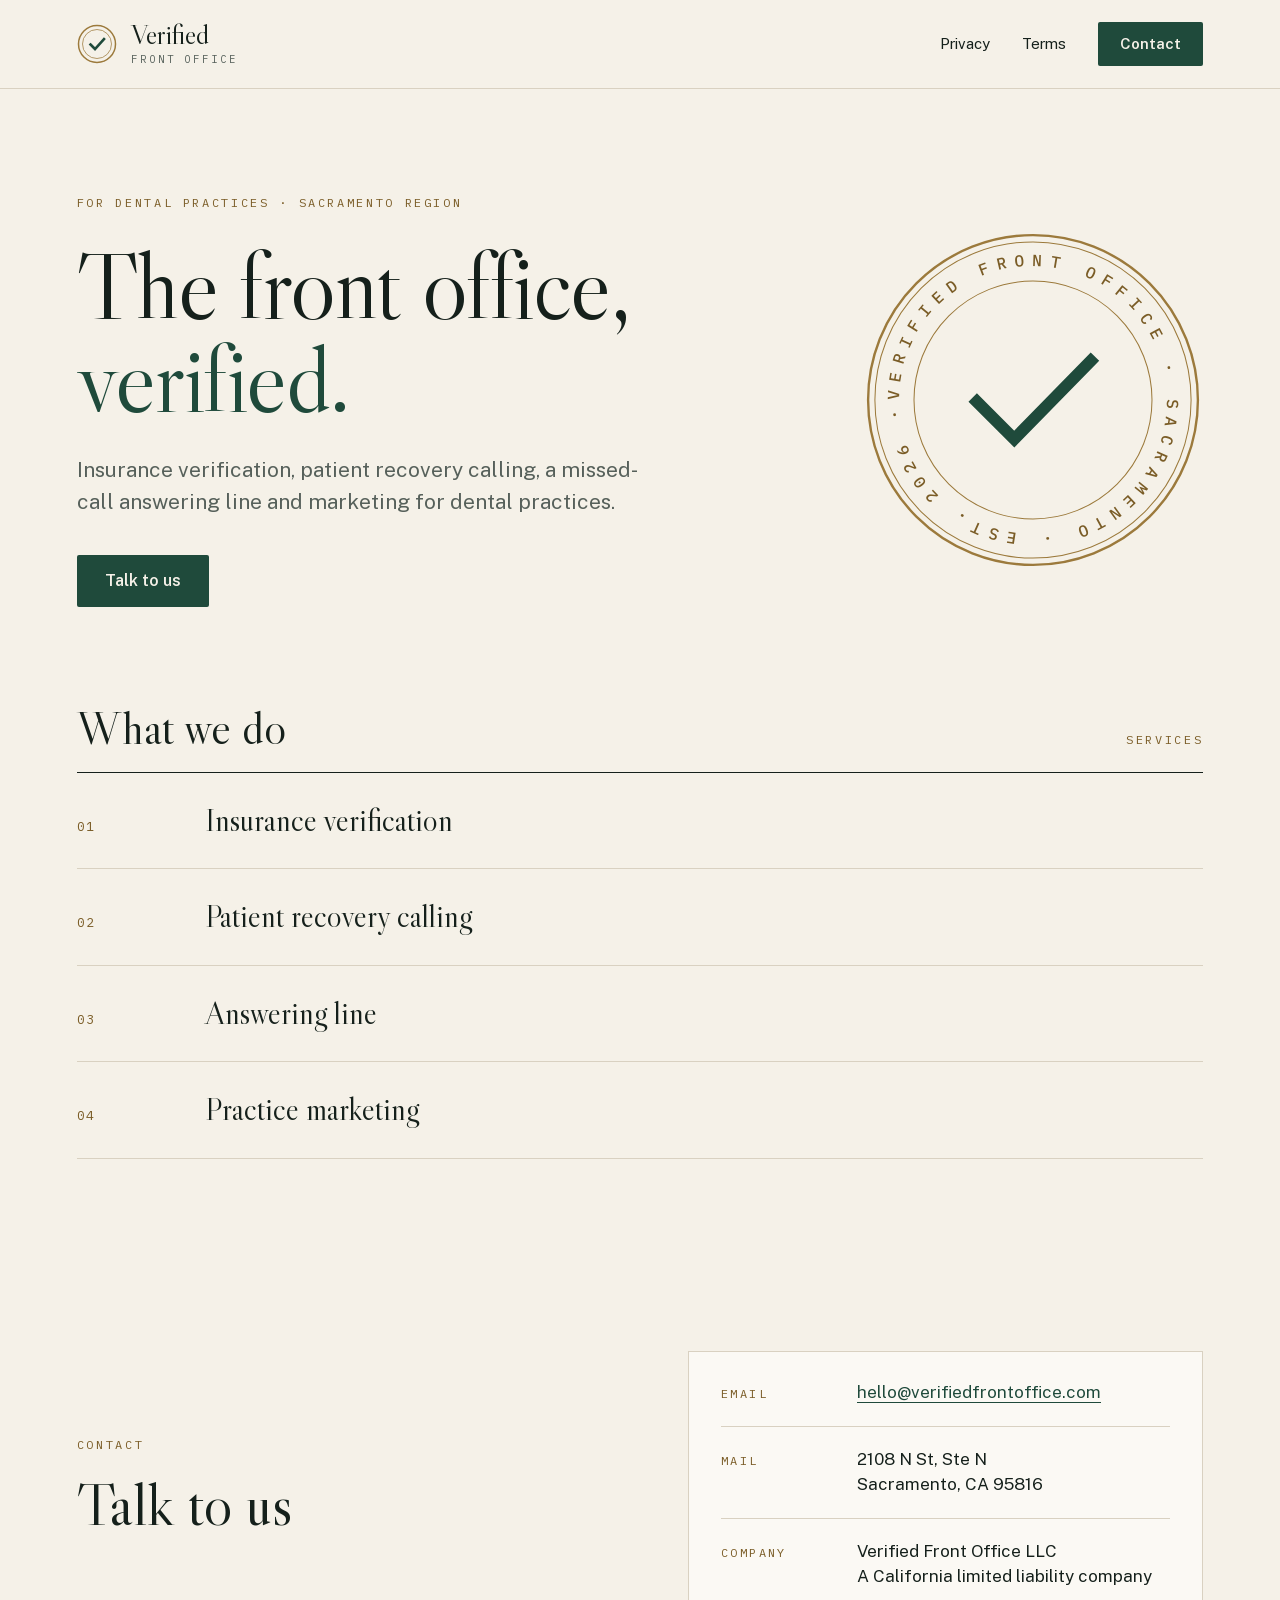
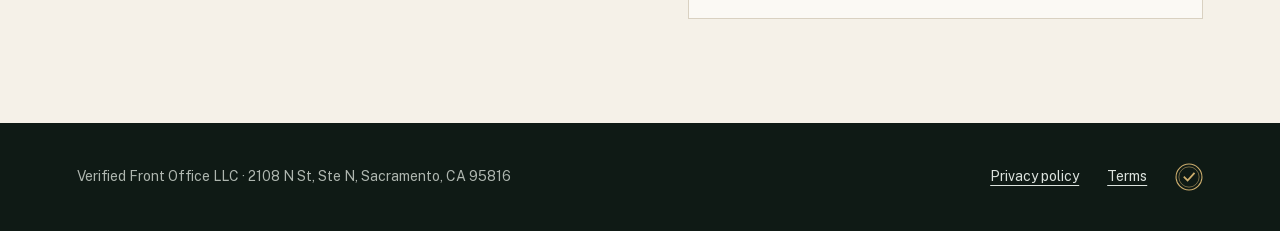
<file: index.html>
<!doctype html>
<html lang="en">
<head>
<meta charset="utf-8">
<meta name="viewport" content="width=device-width, initial-scale=1">
<meta http-equiv="Content-Security-Policy" content="default-src 'none'; style-src 'self'; font-src 'self'; img-src 'self'; base-uri 'none'; form-action 'none'">
<meta name="referrer" content="no-referrer">
<meta name="color-scheme" content="light">
<meta name="theme-color" content="#F5F1E8">
<title>Verified Front Office</title>
<meta name="description" content="Insurance verification, patient recovery calling and a missed-call answering line for dental practices in the Sacramento region.">
<link rel="icon" href="favicon.svg" type="image/svg+xml">
<link rel="preload" href="fonts/libre-caslon-display-400.woff2" as="font" type="font/woff2" crossorigin>
<link rel="preload" href="fonts/public-sans-variable.woff2" as="font" type="font/woff2" crossorigin>
<link rel="stylesheet" href="style.css">
</head>
<body>
<a class="skip" href="#main">Skip to content</a>

<header class="site-header">
  <div class="wrap bar">
    <a class="brand" href="./" aria-label="Verified Front Office, home">
      <svg width="40" height="40" viewBox="0 0 40 40" aria-hidden="true"><circle cx="20" cy="20" r="18.5" fill="none" stroke="#9C7A3C" stroke-width="1.5"></circle><circle cx="20" cy="20" r="14.5" fill="none" stroke="#9C7A3C" stroke-width="0.75"></circle><path d="M13.5 20.5 L18 25 L27 15" fill="none" stroke="#1F4A3B" stroke-width="2.6" stroke-linecap="square"></path></svg>
      <span class="brand-text" aria-hidden="true"><span class="brand-name">Verified</span><span class="brand-sub">FRONT OFFICE</span></span>
    </a>
    <nav class="nav" aria-label="Main">
      <a class="nav-link" href="privacy.html">Privacy</a>
      <a class="nav-link" href="terms.html">Terms</a>
      <a class="btn" href="mailto:hello@verifiedfrontoffice.com">Contact</a>
    </nav>
  </div>
</header>

<main id="main">
  <section class="wrap hero">
    <div class="hero-copy">
      <p class="eyebrow">For dental practices &middot; Sacramento region</p>
      <h1 class="display">The front office,<br><span class="accent">verified.</span></h1>
      <p class="lede">Insurance verification, patient recovery calling, a missed-call answering line and marketing for dental practices.</p>
      <div class="actions">
        <a class="btn btn-lg" href="mailto:hello@verifiedfrontoffice.com">Talk to us</a>
      </div>
    </div>
    <div class="seal">
      <svg viewBox="0 0 200 200" role="img" aria-label="Verified Front Office seal">
        <defs><path id="seal-ring" d="M100,100 m-79,0 a79,79 0 1,1 158,0 a79,79 0 1,1 -158,0"></path></defs>
        <circle cx="100" cy="100" r="97" fill="none" stroke="#9C7A3C" stroke-width="1.4"></circle>
        <circle cx="100" cy="100" r="93" fill="none" stroke="#9C7A3C" stroke-width="0.6"></circle>
        <circle cx="100" cy="100" r="70" fill="none" stroke="#9C7A3C" stroke-width="0.6"></circle>
        <text font-family="IBM Plex Mono, monospace" font-size="9.5" font-weight="500" fill="#7A5C26"><textPath href="#seal-ring" textLength="490" lengthAdjust="spacing">VERIFIED FRONT OFFICE &middot; SACRAMENTO &middot; EST. 2026 &middot;</textPath></text>
        <path d="M67 101 L89 123 L134 77" fill="none" stroke="#1F4A3B" stroke-width="7" stroke-linecap="square"></path>
      </svg>
    </div>
  </section>

  <section class="wrap section" aria-labelledby="services-title">
    <div class="section-head">
      <h2 id="services-title">What we do</h2>
      <span class="eyebrow">Services</span>
    </div>
    <ol class="ledger compact">
      <li><span class="num">01</span><h3>Insurance verification</h3></li>
      <li><span class="num">02</span><h3>Patient recovery calling</h3></li>
      <li><span class="num">03</span><h3>Answering line</h3></li>
      <li><span class="num">04</span><h3>Practice marketing</h3></li>
    </ol>
  </section>


  <section class="wrap contact" aria-labelledby="contact-title">
    <div class="contact-copy">
      <span class="eyebrow">Contact</span>
      <h2 id="contact-title">Talk to us</h2>
    </div>
    <dl class="record">
      <div class="record-row"><dt>EMAIL</dt><dd><a href="mailto:hello@verifiedfrontoffice.com">hello@<wbr>verifiedfrontoffice.com</a></dd></div>
      <div class="record-row"><dt>MAIL</dt><dd>2108 N St, Ste N<br>Sacramento, CA 95816</dd></div>
      <div class="record-row"><dt>COMPANY</dt><dd>Verified Front Office LLC<br>A California limited liability company</dd></div>
    </dl>
  </section>
</main>

<footer class="site-footer">
  <div class="wrap footer-bar">
    <span>Verified Front Office LLC &middot; 2108 N St, Ste N, Sacramento, CA 95816</span>
    <span class="footer-links">
      <a href="privacy.html">Privacy policy</a>
      <a href="terms.html">Terms</a>
      <svg width="28" height="28" viewBox="0 0 40 40" aria-hidden="true"><circle cx="20" cy="20" r="18.5" fill="none" stroke="#CDAE6E" stroke-width="1.5"></circle><circle cx="20" cy="20" r="14.5" fill="none" stroke="#CDAE6E" stroke-width="0.75"></circle><path d="M13.5 20.5 L18 25 L27 15" fill="none" stroke="#CDAE6E" stroke-width="2.6" stroke-linecap="square"></path></svg>
    </span>
  </div>
</footer>
</body>
</html>
</file>
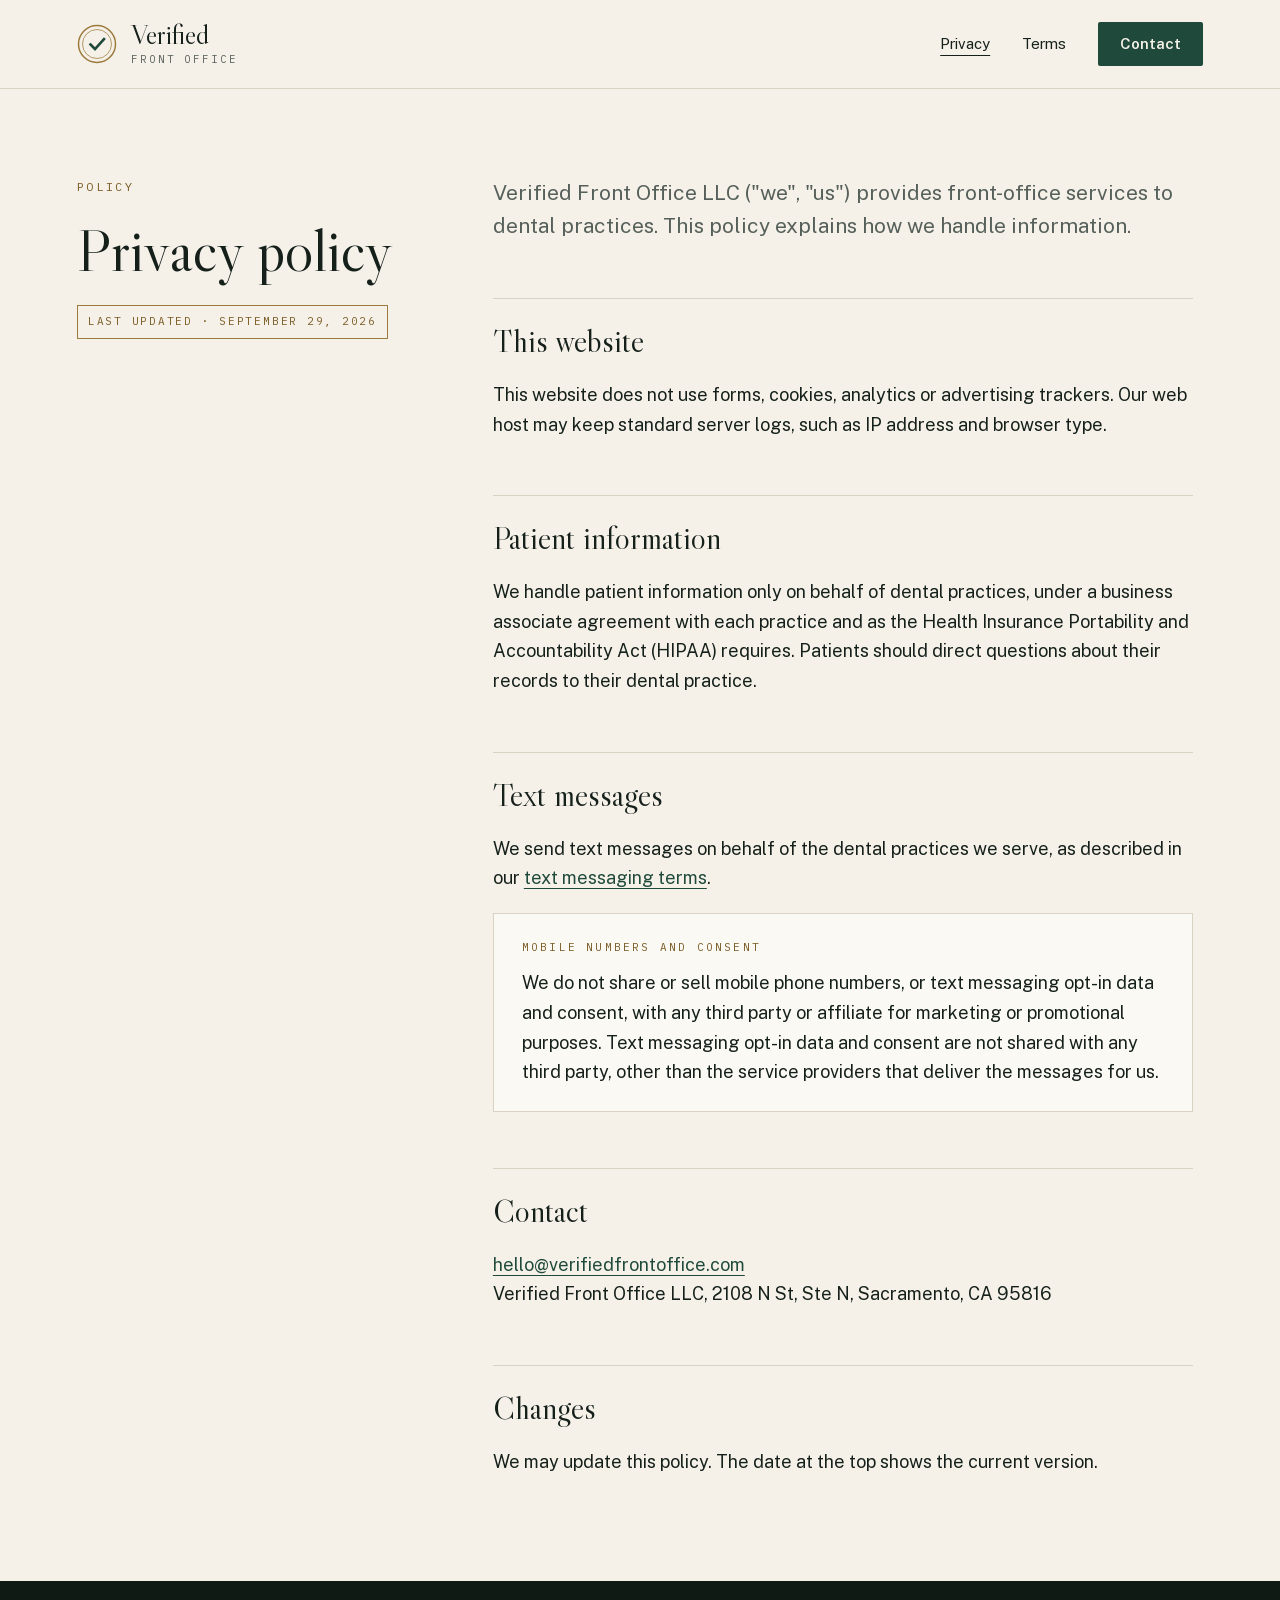
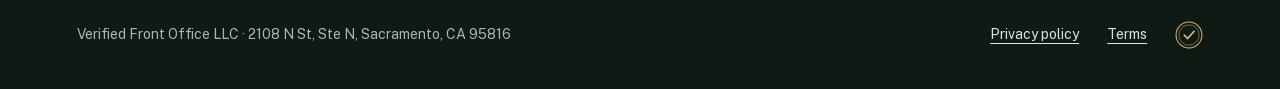
<file: privacy.html>
<!doctype html>
<html lang="en">
<head>
<meta charset="utf-8">
<meta name="viewport" content="width=device-width, initial-scale=1">
<meta http-equiv="Content-Security-Policy" content="default-src 'none'; style-src 'self'; font-src 'self'; img-src 'self'; base-uri 'none'; form-action 'none'">
<meta name="referrer" content="no-referrer">
<meta name="color-scheme" content="light">
<meta name="theme-color" content="#F5F1E8">
<title>Privacy Policy | Verified Front Office</title>
<meta name="description" content="How Verified Front Office LLC handles information, including patient information and text messaging.">
<link rel="icon" href="favicon.svg" type="image/svg+xml">
<link rel="preload" href="fonts/libre-caslon-display-400.woff2" as="font" type="font/woff2" crossorigin>
<link rel="preload" href="fonts/public-sans-variable.woff2" as="font" type="font/woff2" crossorigin>
<link rel="stylesheet" href="style.css">
</head>
<body>
<a class="skip" href="#main">Skip to content</a>

<header class="site-header">
  <div class="wrap bar">
    <a class="brand" href="./" aria-label="Verified Front Office, home">
      <svg width="40" height="40" viewBox="0 0 40 40" aria-hidden="true"><circle cx="20" cy="20" r="18.5" fill="none" stroke="#9C7A3C" stroke-width="1.5"></circle><circle cx="20" cy="20" r="14.5" fill="none" stroke="#9C7A3C" stroke-width="0.75"></circle><path d="M13.5 20.5 L18 25 L27 15" fill="none" stroke="#1F4A3B" stroke-width="2.6" stroke-linecap="square"></path></svg>
      <span class="brand-text" aria-hidden="true"><span class="brand-name">Verified</span><span class="brand-sub">FRONT OFFICE</span></span>
    </a>
    <nav class="nav" aria-label="Main">
      <a class="nav-link" href="privacy.html" aria-current="page">Privacy</a>
      <a class="nav-link" href="terms.html">Terms</a>
      <a class="btn" href="mailto:hello@verifiedfrontoffice.com">Contact</a>
    </nav>
  </div>
</header>

<main id="main" class="wrap doc">
  <aside class="doc-aside">
    <span class="eyebrow">Policy</span>
    <h1>Privacy policy</h1>
    <span class="stamp">Last updated &middot; September 29, 2026</span>
  </aside>

  <article class="doc-body">
    <p class="doc-lede">Verified Front Office LLC ("we", "us") provides front-office services to dental practices. This policy explains how we handle information.</p>

    <h2 id="site">This website</h2>
    <p>This website does not use forms, cookies, analytics or advertising trackers. Our web host may keep standard server logs, such as IP address and browser type.</p>

    <h2 id="patients">Patient information</h2>
    <p>We handle patient information only on behalf of dental practices, under a business associate agreement with each practice and as the Health Insurance Portability and Accountability Act (HIPAA) requires. Patients should direct questions about their records to their dental practice.</p>

    <h2 id="texting">Text messages</h2>
    <p>We send text messages on behalf of the dental practices we serve, as described in our <a href="terms.html#texting">text messaging terms</a>.</p>
    <div class="record-box">
      <span class="eyebrow">Mobile numbers and consent</span>
      <p>We do not share or sell mobile phone numbers, or text messaging opt-in data and consent, with any third party or affiliate for marketing or promotional purposes. Text messaging opt-in data and consent are not shared with any third party, other than the service providers that deliver the messages for us.</p>
    </div>

    <h2 id="contact">Contact</h2>
    <p><a href="mailto:hello@verifiedfrontoffice.com">hello@verifiedfrontoffice.com</a><br>Verified Front Office LLC, 2108 N St, Ste N, Sacramento, CA 95816</p>

    <h2 id="changes">Changes</h2>
    <p>We may update this policy. The date at the top shows the current version.</p>
  </article>
</main>

<footer class="site-footer">
  <div class="wrap footer-bar">
    <span>Verified Front Office LLC &middot; 2108 N St, Ste N, Sacramento, CA 95816</span>
    <span class="footer-links">
      <a href="privacy.html">Privacy policy</a>
      <a href="terms.html">Terms</a>
      <svg width="28" height="28" viewBox="0 0 40 40" aria-hidden="true"><circle cx="20" cy="20" r="18.5" fill="none" stroke="#CDAE6E" stroke-width="1.5"></circle><circle cx="20" cy="20" r="14.5" fill="none" stroke="#CDAE6E" stroke-width="0.75"></circle><path d="M13.5 20.5 L18 25 L27 15" fill="none" stroke="#CDAE6E" stroke-width="2.6" stroke-linecap="square"></path></svg>
    </span>
  </div>
</footer>
</body>
</html>
</file>
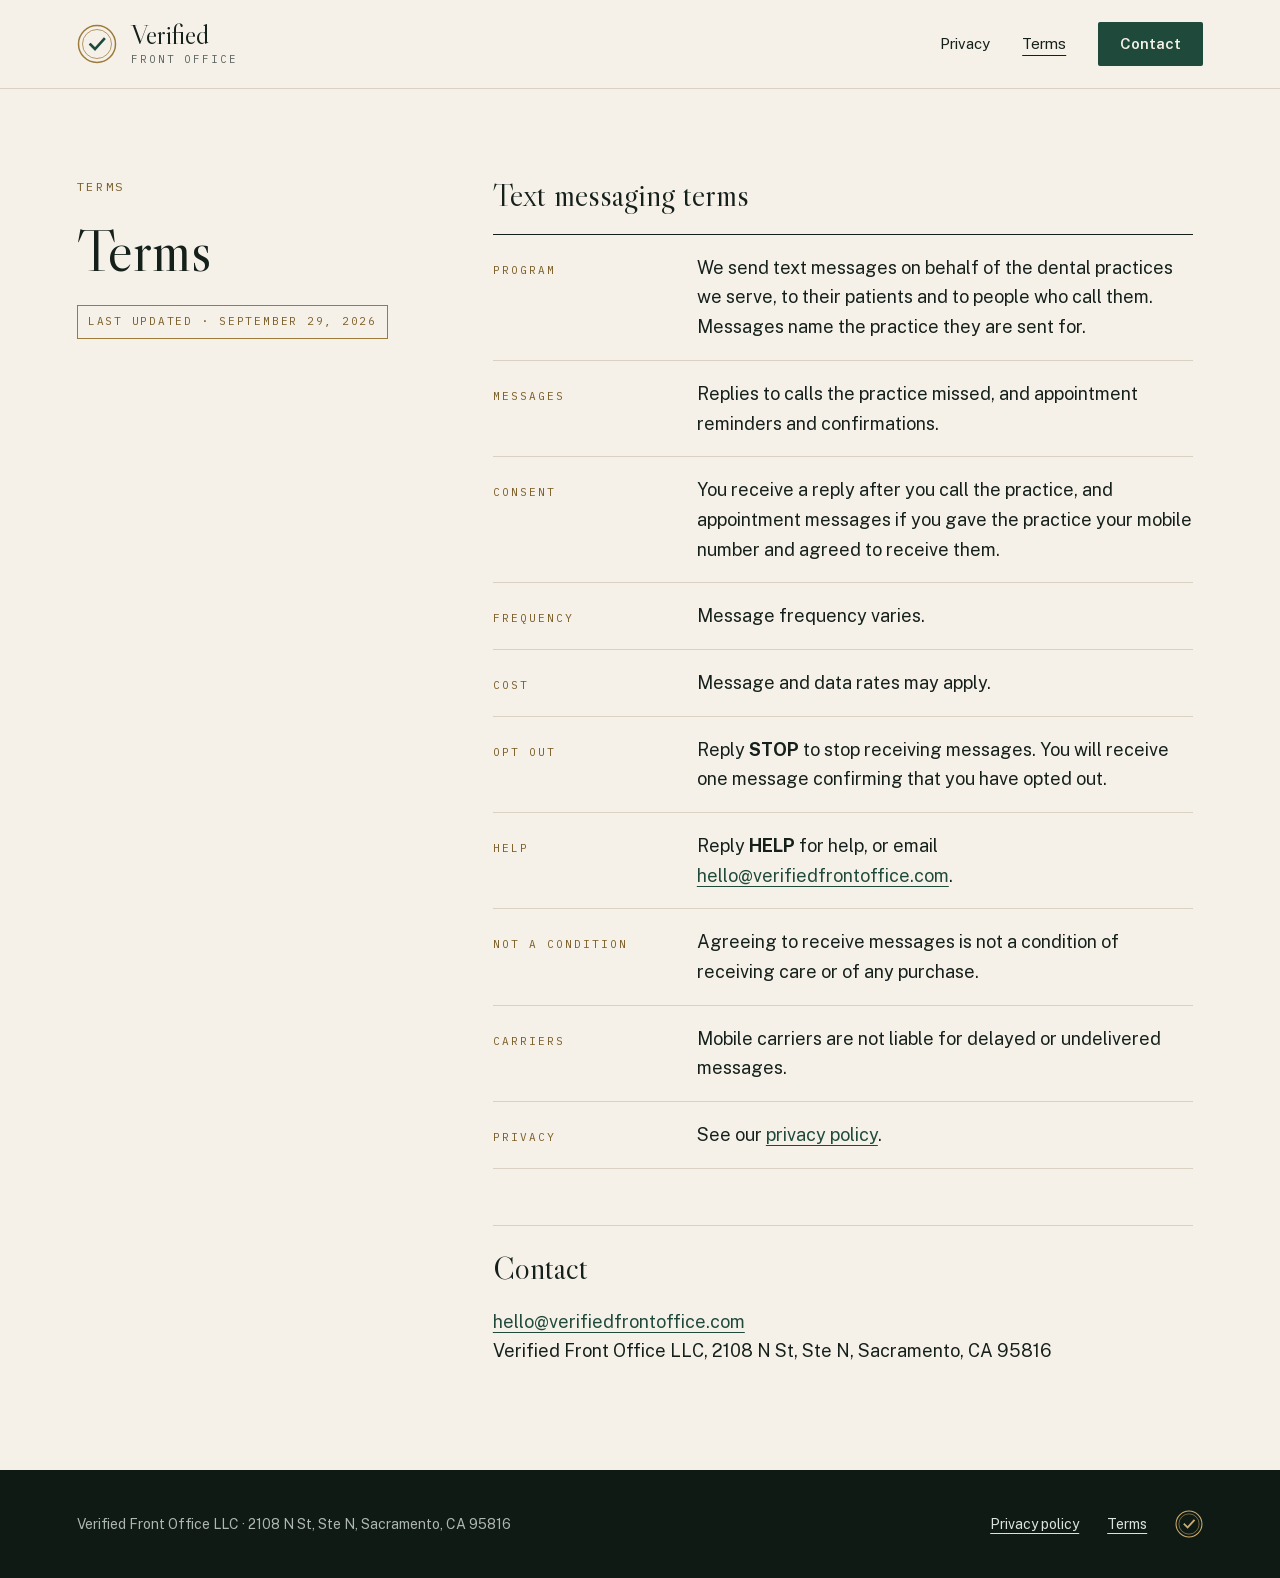
<file: terms.html>
<!doctype html>
<html lang="en">
<head>
<meta charset="utf-8">
<meta name="viewport" content="width=device-width, initial-scale=1">
<meta http-equiv="Content-Security-Policy" content="default-src 'none'; style-src 'self'; font-src 'self'; img-src 'self'; base-uri 'none'; form-action 'none'">
<meta name="referrer" content="no-referrer">
<meta name="color-scheme" content="light">
<meta name="theme-color" content="#F5F1E8">
<title>Terms | Verified Front Office</title>
<meta name="description" content="Text messaging terms for Verified Front Office LLC.">
<link rel="icon" href="favicon.svg" type="image/svg+xml">
<link rel="preload" href="fonts/libre-caslon-display-400.woff2" as="font" type="font/woff2" crossorigin>
<link rel="preload" href="fonts/public-sans-variable.woff2" as="font" type="font/woff2" crossorigin>
<link rel="stylesheet" href="style.css">
</head>
<body>
<a class="skip" href="#main">Skip to content</a>

<header class="site-header">
  <div class="wrap bar">
    <a class="brand" href="./" aria-label="Verified Front Office, home">
      <svg width="40" height="40" viewBox="0 0 40 40" aria-hidden="true"><circle cx="20" cy="20" r="18.5" fill="none" stroke="#9C7A3C" stroke-width="1.5"></circle><circle cx="20" cy="20" r="14.5" fill="none" stroke="#9C7A3C" stroke-width="0.75"></circle><path d="M13.5 20.5 L18 25 L27 15" fill="none" stroke="#1F4A3B" stroke-width="2.6" stroke-linecap="square"></path></svg>
      <span class="brand-text" aria-hidden="true"><span class="brand-name">Verified</span><span class="brand-sub">FRONT OFFICE</span></span>
    </a>
    <nav class="nav" aria-label="Main">
      <a class="nav-link" href="privacy.html">Privacy</a>
      <a class="nav-link" href="terms.html" aria-current="page">Terms</a>
      <a class="btn" href="mailto:hello@verifiedfrontoffice.com">Contact</a>
    </nav>
  </div>
</header>

<main id="main" class="wrap doc">
  <aside class="doc-aside">
    <span class="eyebrow">Terms</span>
    <h1>Terms</h1>
    <span class="stamp">Last updated &middot; September 29, 2026</span>
  </aside>

  <article class="doc-body">


    <h2 id="texting" class="first">Text messaging terms</h2>
    <dl class="terms">
      <div class="terms-row"><dt>PROGRAM</dt><dd>We send text messages on behalf of the dental practices we serve, to their patients and to people who call them. Messages name the practice they are sent for.</dd></div>
      <div class="terms-row"><dt>MESSAGES</dt><dd>Replies to calls the practice missed, and appointment reminders and confirmations.</dd></div>
      <div class="terms-row"><dt>CONSENT</dt><dd>You receive a reply after you call the practice, and appointment messages if you gave the practice your mobile number and agreed to receive them.</dd></div>
      <div class="terms-row"><dt>FREQUENCY</dt><dd>Message frequency varies.</dd></div>
      <div class="terms-row"><dt>COST</dt><dd>Message and data rates may apply.</dd></div>
      <div class="terms-row"><dt>OPT OUT</dt><dd>Reply <strong>STOP</strong> to stop receiving messages. You will receive one message confirming that you have opted out.</dd></div>
      <div class="terms-row"><dt>HELP</dt><dd>Reply <strong>HELP</strong> for help, or email <a href="mailto:hello@verifiedfrontoffice.com">hello@verifiedfrontoffice.com</a>.</dd></div>
      <div class="terms-row"><dt>NOT A CONDITION</dt><dd>Agreeing to receive messages is not a condition of receiving care or of any purchase.</dd></div>
      <div class="terms-row"><dt>CARRIERS</dt><dd>Mobile carriers are not liable for delayed or undelivered messages.</dd></div>
      <div class="terms-row"><dt>PRIVACY</dt><dd>See our <a href="privacy.html">privacy policy</a>.</dd></div>
    </dl>

    <h2 id="contact">Contact</h2>
    <p><a href="mailto:hello@verifiedfrontoffice.com">hello@verifiedfrontoffice.com</a><br>Verified Front Office LLC, 2108 N St, Ste N, Sacramento, CA 95816</p>
  </article>
</main>

<footer class="site-footer">
  <div class="wrap footer-bar">
    <span>Verified Front Office LLC &middot; 2108 N St, Ste N, Sacramento, CA 95816</span>
    <span class="footer-links">
      <a href="privacy.html">Privacy policy</a>
      <a href="terms.html">Terms</a>
      <svg width="28" height="28" viewBox="0 0 40 40" aria-hidden="true"><circle cx="20" cy="20" r="18.5" fill="none" stroke="#CDAE6E" stroke-width="1.5"></circle><circle cx="20" cy="20" r="14.5" fill="none" stroke="#CDAE6E" stroke-width="0.75"></circle><path d="M13.5 20.5 L18 25 L27 15" fill="none" stroke="#CDAE6E" stroke-width="2.6" stroke-linecap="square"></path></svg>
    </span>
  </div>
</footer>
</body>
</html>
</file>
<file: style.css>
/* Verified Front Office. Brand rules, version 1. */

@font-face { font-family: "Libre Caslon Display"; font-style: normal; font-weight: 400; font-display: swap; src: url("fonts/libre-caslon-display-400.woff2") format("woff2"); }
@font-face { font-family: "Public Sans"; font-style: normal; font-weight: 100 900; font-display: swap; src: url("fonts/public-sans-variable.woff2") format("woff2"); }
@font-face { font-family: "IBM Plex Mono"; font-style: normal; font-weight: 400; font-display: swap; src: url("fonts/ibm-plex-mono-400.woff2") format("woff2"); }
@font-face { font-family: "IBM Plex Mono"; font-style: normal; font-weight: 500; font-display: swap; src: url("fonts/ibm-plex-mono-500.woff2") format("woff2"); }

:root {
  --paper: #F5F1E8;
  --vellum: #FBF9F4;
  --ink: #15201B;
  --slate: #56605A;
  --rule: #D9D1C1;
  --evergreen: #1F4A3B;
  --vault: #0F1A15;
  --brass: #9C7A3C;
  --brass-text: #7A5C26;
  --gilt: #CDAE6E;
  --band-rule: #5E7E70;
  --band-text: #DCE3DE;
  --footer-text: #AEB6AF;
  --serif: "Libre Caslon Display", Georgia, "Times New Roman", serif;
  --sans: "Public Sans", system-ui, -apple-system, "Segoe UI", sans-serif;
  --mono: "IBM Plex Mono", ui-monospace, "SF Mono", Menlo, monospace;
  --gutter: clamp(20px, 6vw, 80px);
  color-scheme: light;
}

* { box-sizing: border-box; }
html { -webkit-text-size-adjust: 100%; }
body { margin: 0; background: var(--paper); color: var(--ink); font: 400 17px/1.6 var(--sans); }
a { color: var(--evergreen); text-underline-offset: 4px; }
a:hover { color: var(--ink); }
:focus-visible { outline: 2px solid var(--evergreen); outline-offset: 3px; }
h1, h2, h3 { font-family: var(--serif); font-weight: 400; margin: 0; }
p { margin: 0; }
img, svg { display: block; }

.wrap { max-width: 1280px; margin: 0 auto; padding-inline: var(--gutter); }
.skip { position: absolute; left: -9999px; top: 0; }
.skip:focus { left: 16px; top: 16px; z-index: 10; background: var(--vellum); padding: 10px 14px; border: 1px solid var(--rule); }

/* Labels and stamps */
.eyebrow { font-family: var(--mono); font-size: 12px; letter-spacing: 0.22em; color: var(--brass-text); text-transform: uppercase; }
.stamp { display: inline-block; align-self: flex-start; font-family: var(--mono); font-size: 11px; letter-spacing: 0.16em; color: var(--brass-text); border: 1px solid var(--brass); padding: 7px 10px; text-transform: uppercase; }

/* Buttons */
.btn { display: inline-flex; align-items: center; justify-content: center; min-height: 44px; padding: 0 22px; background: var(--evergreen); color: var(--paper); text-decoration: none; font-weight: 600; font-size: 15px; border-radius: 2px; }
.btn:hover { background: var(--vault); color: var(--paper); }
.btn-lg { min-height: 52px; padding: 0 28px; font-size: 16px; }
.link { color: var(--ink); font-size: 16px; text-underline-offset: 5px; }

/* Header */
.site-header { border-bottom: 1px solid var(--rule); }
.bar { display: flex; align-items: center; justify-content: space-between; gap: 24px; min-height: 88px; }
.brand { display: flex; align-items: center; gap: 14px; color: var(--ink); text-decoration: none; }
.brand-text { display: flex; flex-direction: column; gap: 3px; }
.brand-name { font-family: var(--serif); font-size: 27px; line-height: 1; }
.brand-sub { font-family: var(--mono); font-size: 10.5px; letter-spacing: 0.28em; color: var(--slate); }
.nav { display: flex; align-items: center; gap: 32px; font-size: 15px; }
.nav-link { color: var(--ink); text-decoration: none; }
.nav-link[aria-current="page"] { text-decoration: underline; text-underline-offset: 6px; }
.nav-link:hover { text-decoration: underline; }

/* Home: hero */
.hero { display: grid; grid-template-columns: minmax(0, 1fr) 340px; gap: 96px; align-items: center; padding-block: 104px 96px; }
.hero-copy { display: flex; flex-direction: column; gap: 28px; }
.display { font-size: clamp(52px, 7.4vw, 96px); line-height: 0.98; letter-spacing: -0.015em; }
.display .accent { color: var(--evergreen); }
.lede { max-width: 580px; font-size: 21px; line-height: 1.55; color: var(--slate); }
.actions { display: flex; align-items: center; flex-wrap: wrap; gap: 20px 28px; margin-top: 8px; }
.seal { display: flex; justify-content: center; }
.seal svg { width: 340px; height: 340px; }

/* Section heads and the ledger */
.section { padding-bottom: 104px; }
.section-head { display: flex; justify-content: space-between; align-items: baseline; gap: 16px; padding-bottom: 18px; border-bottom: 1px solid var(--ink); }
.section-head h2 { font-size: clamp(36px, 4vw, 46px); line-height: 1.1; }
.ledger { list-style: none; margin: 0; padding: 0; }
.ledger li { display: grid; grid-template-columns: 96px 400px minmax(0, 1fr); gap: 0 32px; align-items: baseline; padding: 30px 0; border-bottom: 1px solid var(--rule); }
.ledger.compact li { grid-template-columns: 96px minmax(0, 1fr); }
.ledger .num { font-family: var(--mono); font-size: 13px; letter-spacing: 0.1em; color: var(--brass-text); }
.ledger h3 { font-size: 31px; line-height: 1.15; }
.ledger p { font-size: 18px; color: var(--slate); }

/* Evergreen band */
.band { background: var(--evergreen); color: var(--paper); padding-block: 96px; }
.band-head { display: flex; flex-direction: column; gap: 18px; max-width: 760px; }
.band .eyebrow { color: var(--gilt); }
.band h2 { font-size: clamp(36px, 4.4vw, 52px); line-height: 1.08; }
.safeguards { display: grid; grid-template-columns: repeat(3, minmax(0, 1fr)); gap: 56px; margin-top: 56px; }
.safeguard { display: flex; flex-direction: column; gap: 14px; padding-top: 24px; border-top: 1px solid var(--band-rule); }
.safeguard .eyebrow { font-size: 12px; letter-spacing: 0.2em; }
.safeguard p { font-size: 18px; color: var(--band-text); }

/* Contact */
.contact { display: grid; grid-template-columns: minmax(0, 1fr) minmax(0, 1fr); gap: 96px; align-items: center; padding-block: 88px 104px; }
.contact-copy { display: flex; flex-direction: column; gap: 20px; }
.contact-copy h2 { font-size: clamp(44px, 5vw, 60px); line-height: 1.02; }
.contact-copy p { max-width: 460px; font-size: 19px; color: var(--slate); }
.record { background: var(--vellum); border: 1px solid var(--rule); padding: 8px 32px; margin: 0; }
.record-row { display: grid; grid-template-columns: 120px minmax(0, 1fr); gap: 16px; align-items: baseline; padding: 20px 0; border-bottom: 1px solid var(--rule); }
.record-row:last-child { border-bottom: 0; }
.record dt { font-family: var(--mono); font-size: 12px; letter-spacing: 0.2em; color: var(--brass-text); }
.record dd { margin: 0; min-width: 0; font-size: 17px; line-height: 1.5; overflow-wrap: anywhere; }

/* Footer */
.site-footer { background: var(--vault); color: var(--footer-text); font-size: 14px; line-height: 1.6; }
.footer-bar { display: flex; justify-content: space-between; align-items: center; gap: 24px 32px; padding-block: 40px; }
.footer-links { display: flex; align-items: center; gap: 28px; }
.site-footer a { color: var(--band-text); }
.site-footer a:hover { color: var(--paper); }

/* Policy pages */
.doc { display: grid; grid-template-columns: 320px minmax(0, 1fr); gap: 96px; padding-block: 88px 104px; }
.doc-aside { display: flex; flex-direction: column; gap: 24px; }
.doc-aside h1 { font-size: clamp(44px, 5vw, 60px); line-height: 1.02; }
.doc-body { max-width: 700px; display: flex; flex-direction: column; gap: 20px; font-size: 18px; line-height: 1.65; }
.doc-body .doc-lede { font-size: 21px; line-height: 1.55; color: var(--slate); }
.doc-body h2 { font-size: 32px; line-height: 1.15; margin-top: 36px; padding-top: 24px; border-top: 1px solid var(--rule); scroll-margin-top: 24px; }
.doc-body h2.first { margin-top: 0; padding-top: 0; border-top: 0; }
.doc-body ul { margin: 0; padding-left: 22px; display: flex; flex-direction: column; gap: 8px; }
.record-box { background: var(--vellum); border: 1px solid var(--rule); padding: 24px 28px; display: flex; flex-direction: column; gap: 12px; }
.record-box .eyebrow { font-size: 11px; letter-spacing: 0.2em; }
.terms { margin: 0; border-top: 1px solid var(--ink); }
.terms-row { display: grid; grid-template-columns: 180px minmax(0, 1fr); gap: 24px; align-items: baseline; padding: 18px 0; border-bottom: 1px solid var(--rule); }
.terms dt { font-family: var(--mono); font-size: 11px; letter-spacing: 0.18em; color: var(--brass-text); }
.terms dd { margin: 0; }

/* Tablet and phone */
@media (max-width: 1000px) {
  .hero { grid-template-columns: minmax(0, 1fr); gap: 40px; padding-block: 64px 56px; }
  .seal svg { width: 240px; height: 240px; }
  .ledger li { grid-template-columns: 64px minmax(0, 1fr); gap: 8px 24px; }
  .ledger li p { grid-column: 2; }
  .safeguards { grid-template-columns: minmax(0, 1fr); gap: 28px; margin-top: 36px; }
  .contact { grid-template-columns: minmax(0, 1fr); gap: 32px; align-items: start; padding-block: 72px; }
  .doc { grid-template-columns: minmax(0, 1fr); gap: 40px; padding-block: 56px 72px; }
}
@media (max-width: 640px) {
  .bar { min-height: 72px; }
  .brand svg { width: 34px; height: 34px; }
  .brand-name { font-size: 23px; }
  .brand-sub { font-size: 9px; }
  .nav { gap: 16px; }
  .nav-link { display: none; }
  .lede { font-size: 18px; }
  .actions .btn-lg { width: 100%; }
  .section { padding-bottom: 64px; }
  .ledger li { grid-template-columns: minmax(0, 1fr); gap: 8px; padding: 22px 0; }
  .ledger li p { grid-column: auto; }
  .ledger.compact li { grid-template-columns: 48px minmax(0, 1fr); gap: 0 16px; align-items: baseline; }
  .ledger h3 { font-size: 26px; }
  .ledger p, .safeguard p { font-size: 16px; }
  .band { padding-block: 56px; }
  .record { padding: 4px 20px; }
  .record-row { grid-template-columns: minmax(0, 1fr); gap: 6px; padding: 16px 0; }
  .footer-bar { flex-direction: column; align-items: flex-start; padding-block: 32px 40px; }
  .footer-links { flex-wrap: wrap; gap: 12px 24px; }
  .doc-body { font-size: 17px; }
  .doc-body h2 { font-size: 28px; }
  .terms-row { grid-template-columns: minmax(0, 1fr); gap: 6px; }
}
</file>
